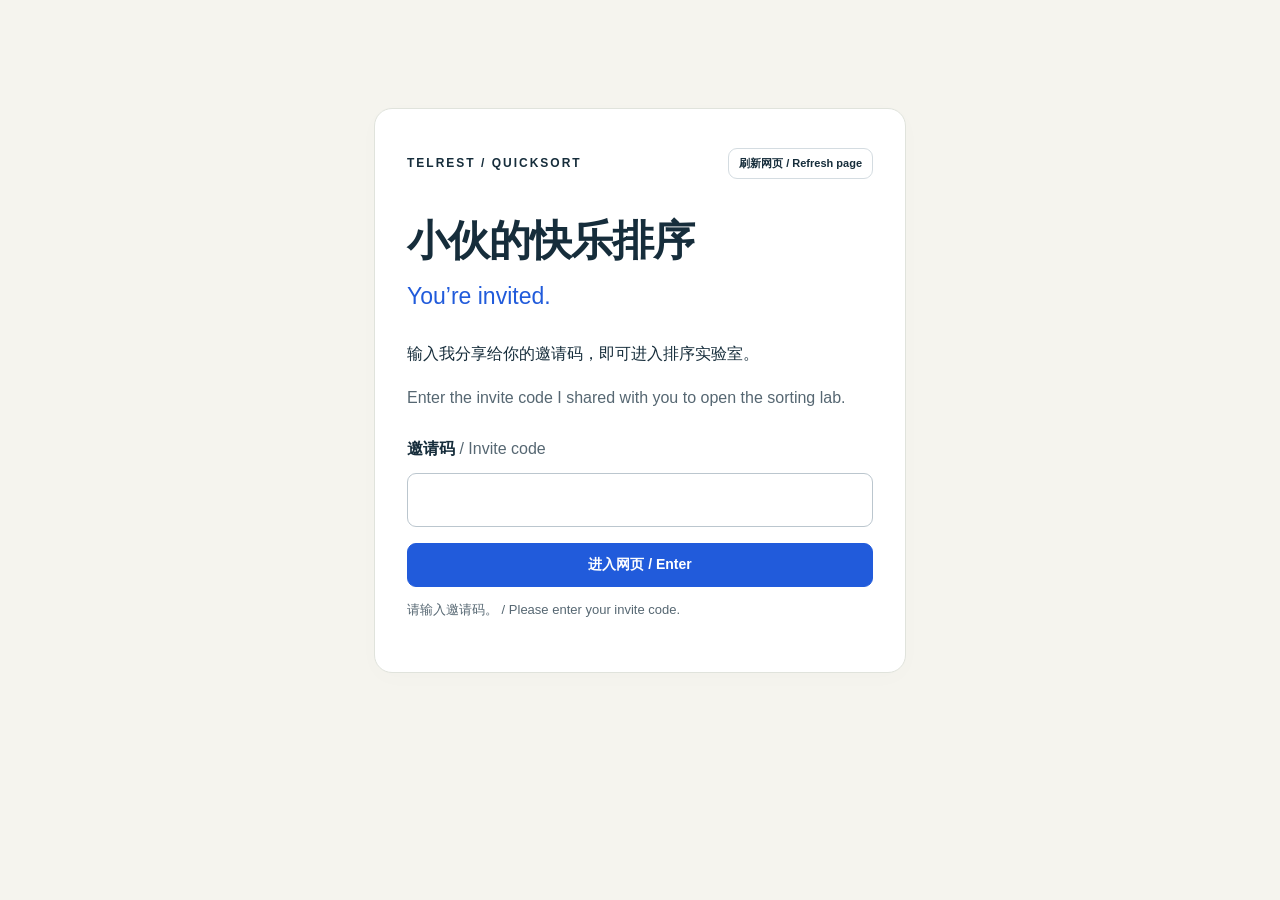
<file: index.html>
<!doctype html>
<html lang="zh-CN">
<head>
  <meta charset="utf-8">
  <meta name="viewport" content="width=device-width, initial-scale=1">
  <meta name="description" content="输入数字，在浏览器中运行用 C 编写的快排分组函数。 Run a C partition function in your browser.">
  <title>快速排序——learning · Quicksort playground</title>
  <link rel="stylesheet" href="./style.css?v=invite4">
  <script defer src="./invite.js?v=clean-label"></script>
</head>
<body>
  <main id="invite-gate" class="invite-gate">
    <section class="card invite-card" aria-labelledby="invite-title">
      <div class="section-heading">
        <p class="eyebrow">TELREST / QUICKSORT </p>
        <button class="secondary refresh-link" type="button" data-refresh>刷新网页 / Refresh page</button>
      </div>
      <h1 id="invite-title">小伙的快乐排序</h1>
      <p class="english-title">You’re invited.</p>
      <p>输入我分享给你的邀请码，即可进入排序实验室。</p>
      <p class="translation" lang="en">Enter the invite code I shared with you to open the sorting lab.</p>
      <form id="invite-form">
        <label for="invite-code">邀请码 <span lang="en">/ Invite code</span></label>
        <input id="invite-code" name="invite-code" type="password" autocomplete="off" maxlength="128" required aria-describedby="invite-error" disabled>
        <button id="invite-submit" type="submit" disabled>进入网页 / Enter</button>
        <p id="invite-error" class="error" role="alert" hidden></p>
        <p id="invite-status" class="hint" role="status">加载入口 / Loading entry…</p>
      </form>
      <noscript><p class="error">请启用 JavaScript 后访问。 / Enable JavaScript to use this page.</p></noscript>
    </section>
  </main>
  <main id="playground" hidden>
    <header>
      <p class="eyebrow">TELREST / C PLAYGROUND</p>
      <div class="header-tools">
        <button class="secondary refresh-link" type="button" data-refresh>刷新网页 / Refresh page</button>
        <span id="status" class="status" role="status">加载中 / Loading </span>
      </div>
    </header>
    <section class="intro">
      <h1 id="page-title">小伙的快乐排序</h1>
      <p>输入数字直接排序，或一步步观察快排怎样处理它们。</p>
      <p class="translation" lang="en">Sort your numbers, or watch how quicksort handles them step by step.</p>
    </section>
    <section class="card" aria-labelledby="input-title">
      <form id="partition-form">
        <label for="mode">选择功能 <span lang="en">/ Choose a mode</span></label>
        <select id="mode" name="mode">
          <option value="sort">完整排序 / Full sort </option>
          <option value="visual">排序过程 / Visualization </option>
          <option value="partition">一轮分组 / One partition</option>
        </select>
        <label id="input-title" for="numbers">输入数字 <span lang="en">/ Input numbers</span></label>
        <textarea id="numbers" name="numbers" rows="3" maxlength="20000" aria-describedby="input-hint" spellcheck="false">3 1 5 2 6 4</textarea>
        <p id="input-hint" class="hint">用空格、换行或逗号分隔。排序最多 1024 个数，可视化最多 64 个数。<br><span lang="en">Separate with spaces, newlines, or commas. Up to 1,024 numbers for sorting; 64 for visualization.</span></p>
        <div class="actions">
          <button id="run" type="submit" disabled>运行 <span lang="en">/ Run</span></button>
          <button id="example" class="secondary" type="button">恢复示例 <span lang="en">/ Reset example</span></button>
        </div>
      </form>
      <p id="error" class="error" role="alert" hidden></p>
    </section>
    <section class="card output" aria-labelledby="result-title">
      <div class="section-heading">
        <h2 id="result-title">运行结果 <span lang="en">/ Result</span></h2>
        <span id="pivot-label" class="pivot-label" hidden></span>
      </div>
      <div id="playback" class="playback" hidden>
        <div class="actions">
          <button id="play" type="button">播放 / Play</button>
          <button id="previous" class="secondary" type="button">上一步 / Previous</button>
          <button id="next" class="secondary" type="button">下一步 / Next</button>
          <button id="restart" class="secondary" type="button">从头查看 / Restart</button>
        </div>
        <label class="speed-label" for="speed">每步间隔 / Step interval
          <select id="speed"><option value="1200">1.2 秒 / seconds</option><option value="600">0.6 秒 / seconds</option><option value="250">0.25 秒 / seconds</option></select>
        </label>
        <label for="timeline">查看步骤 / Browse steps</label>
        <input id="timeline" type="range" min="0" max="1" value="0" step="1">
        <p id="step-description" class="step-description" aria-live="polite"></p>
        <div id="bars" class="bars" aria-label="排序柱状图 / Sorting bars"></div>
        <p class="hint">柱高按这组数字的范围缩放，下方显示实际数值。每一步对应一次分组结束。<br><span lang="en">Bar heights are scaled to the input range; actual values appear below. Each intermediate step shows a completed partition.</span></p>
      </div>
      <div id="result" class="numbers" role="status" aria-live="polite">
        <p class="placeholder">选择功能后点击“运行”。<br><span lang="en">Choose a mode, then click “Run”.</span></p>
      </div>
      <p id="position" class="hint" hidden></p>
      <div id="legend" class="legend" aria-label="颜色说明 / Color legend" hidden>
        <span><i class="dot left"></i>小于基准 / Below pivot</span>
        <span><i class="dot pivot"></i>基准 / Pivot</span>
        <span><i class="dot right"></i>大于或等于基准 / At least pivot</span>
      </div>
    </section>
    <footer>
      <p>每段的最后一个数作为基准；先处理左段，再处理右段。</p>
      <p lang="en">The last number of each range is the pivot; the left range is sorted before the right range.</p>
    </footer>
  </main>
</body>
</html>
</file>
<file: style.css>
:root { color-scheme: light; --ink: #162d3b; --muted: #566772; --paper: #f5f4ee; --blue: #215bdb; }
* { box-sizing: border-box; }
body { margin: 0; background: var(--paper); color: var(--ink); font-family: "Segoe UI", "Microsoft YaHei", sans-serif; }
main { max-width: 940px; margin: 0 auto; padding: 38px 24px 44px; }
header { display: flex; justify-content: space-between; align-items: center; gap: 14px; }
.eyebrow { font-size: 12px; font-weight: 700; letter-spacing: 2px; }
.status { font-size: 12px; border: 1px solid #d5dcd8; padding: 7px 11px; border-radius: 30px; background: #fff; }
.intro { padding: 35px 0 25px; }
h1 { font-size: clamp(30px, 5vw, 48px); letter-spacing: -1px; margin: 0 0 8px; }
.english-title { font-size: 23px; margin: 0 0 24px; color: var(--blue); }
.intro p:not(.english-title) { margin: 6px 0; line-height: 1.7; }
.translation, .hint, .placeholder, footer { color: var(--muted); }
.card { background: #fff; padding: 27px; border: 1px solid #e0e3dc; border-radius: 18px; margin-bottom: 18px; box-shadow: 0 5px 24px #162d3b04; }
label { display: block; font-weight: 650; margin-bottom: 13px; }
label span, h2 span { font-weight: 400; color: var(--muted); }
textarea { display: block; width: 100%; resize: vertical; min-height: 112px; padding: 16px; border: 1px solid #bbc6ce; background: #fcfcfa; border-radius: 10px; color: var(--ink); font: 21px/1.6 Consolas, monospace; }
textarea:focus-visible, button:focus-visible { outline: 3px solid #a5c0ff; outline-offset: 3px; }
select { max-width: 100%; padding: 10px 12px; border: 1px solid #bbc6ce; border-radius: 8px; background: #fcfcfa; color: var(--ink); font: inherit; margin-bottom: 18px; }
select:focus-visible, input:focus-visible { outline: 3px solid #a5c0ff; outline-offset: 3px; }
.hint { font-size: 13px; line-height: 1.65; margin: 12px 0 19px; }
.actions { display: flex; flex-wrap: wrap; gap: 10px; }
button { border: 1px solid var(--blue); border-radius: 9px; padding: 12px 17px; background: var(--blue); color: white; font-size: 14px; font-weight: 600; cursor: pointer; }
button:hover:not(:disabled) { background: #1747af; }
button:disabled { opacity: .5; cursor: wait; }
.playback button:disabled { cursor: default; }
button.secondary { background: white; border-color: #d4dce1; color: var(--ink); }
button.secondary:hover { background: #f2f5f7; }
.section-heading { display: flex; align-items: center; justify-content: space-between; flex-wrap: wrap; gap: 10px; }
h2 { margin: 0; font-size: 16px; }
.pivot-label { font-size: 12px; color: #655012; background: #fff3c2; padding: 6px 10px; border-radius: 7px; }
.numbers { display: flex; flex-wrap: wrap; align-items: center; gap: 9px; padding: 23px 0; min-height: 110px; }
.number { display: inline-flex; justify-content: center; align-items: center; min-width: 49px; min-height: 49px; padding: 8px 13px; border: 1px solid transparent; border-radius: 10px; font: 22px Consolas, monospace; overflow-wrap: anywhere; max-width: 100%; }
.number.left { background: #e8f0ff; border-color: #c9daff; color: #214887; }
.number.pivot { background: #fff0ac; border-color: #e6c94b; color: #51410e; font-weight: bold; }
.number.right { background: #eaf2ec; border-color: #ccdcd0; color: #2e5940; }
.number.neutral { background: #f0f2f4; border-color: #dce1e5; color: #64707b; }
.number.sorted { background: #eaf2ec; border-color: #ccdcd0; color: #2e5940; }
.playback { margin-top: 23px; }
.speed-label { display: flex; align-items: center; flex-wrap: wrap; gap: 12px; margin-top: 20px; font-size: 13px; }
.speed-label select { margin: 0; font-size: 13px; }
#timeline { width: 100%; accent-color: var(--blue); cursor: pointer; }
.step-description { min-height: 48px; font-size: 14px; line-height: 1.7; }
.bars { display: flex; align-items: flex-end; gap: 6px; overflow-x: auto; padding: 12px 5px 8px; border-bottom: 1px solid #dce1e5; min-height: 198px; }
.bar-column { flex: 1 0 30px; min-width: 30px; display: flex; flex-direction: column; justify-content: flex-end; align-items: center; }
.bar-column span { font: 12px Consolas, monospace; max-width: 90px; overflow-wrap: anywhere; text-align: center; padding-top: 8px; }
.bar { width: 100%; max-width: 65px; border-radius: 5px 5px 0 0; background: #c5cdd4; }
.bar.left { background: #7ea6ef; }.bar.pivot { background: #dec14b; }.bar.right, .bar.sorted { background: #8bb399; }
.placeholder { font-size: 14px; line-height: 1.8; margin: 0; }
.legend { border-top: 1px solid #edf0eb; padding-top: 16px; display: flex; flex-wrap: wrap; gap: 14px 22px; font-size: 12px; color: var(--muted); }
.legend span { display: inline-flex; align-items: center; gap: 7px; }
.dot { width: 10px; height: 10px; display: inline-block; border-radius: 50%; }
.dot.left { background: #7ea6ef; }.dot.pivot { background: #dec14b; }.dot.right { background: #8bb399; }
.error { color: #a32d2d; background: #fff2f1; border-radius: 8px; padding: 13px; font-size: 14px; line-height: 1.6; }
footer { padding-top: 6px; font-size: 12px; line-height: 1.6; } footer p { margin: 4px 0; }
[hidden] { display: none !important; }
.header-tools { display: flex; flex-wrap: wrap; align-items: center; justify-content: flex-end; gap: 8px; }
.refresh-link { padding: 7px 10px; font-size: 11px; }
.invite-gate { max-width: 580px; padding-top: clamp(35px, 12vh, 130px); }
.invite-card { padding: 32px; }
.invite-card h1 { margin-top: 28px; font-size: clamp(28px, 5vw, 42px); }
.invite-card p { line-height: 1.7; }
#invite-form { margin-top: 28px; }
#invite-code { width: 100%; padding: 14px; margin-bottom: 16px; border: 1px solid #bbc6ce; border-radius: 9px; font: 20px Consolas, monospace; }
#invite-submit { width: 100%; }
@media (max-width: 540px) { .invite-card { padding: 24px; } }
@media (max-width: 540px) { main { padding: 22px 16px; }.card { padding: 20px; }.intro { padding-top: 27px; }.english-title { font-size: 18px; }.actions button { width: 100%; }.eyebrow { font-size: 10px; letter-spacing: 1px; }.status { font-size: 10px; } }
</file>
<file: public/style.css>
:root { color-scheme: light; --ink: #162d3b; --muted: #566772; --paper: #f5f4ee; --blue: #215bdb; }
* { box-sizing: border-box; }
body { margin: 0; background: var(--paper); color: var(--ink); font-family: "Segoe UI", "Microsoft YaHei", sans-serif; }
main { max-width: 940px; margin: 0 auto; padding: 38px 24px 44px; }
header { display: flex; justify-content: space-between; align-items: center; gap: 14px; }
.eyebrow { font-size: 12px; font-weight: 700; letter-spacing: 2px; }
.status { font-size: 12px; border: 1px solid #d5dcd8; padding: 7px 11px; border-radius: 30px; background: #fff; }
.intro { padding: 35px 0 25px; }
h1 { font-size: clamp(30px, 5vw, 48px); letter-spacing: -1px; margin: 0 0 8px; }
.english-title { font-size: 23px; margin: 0 0 24px; color: var(--blue); }
.intro p:not(.english-title) { margin: 6px 0; line-height: 1.7; }
.translation, .hint, .placeholder, footer { color: var(--muted); }
.card { background: #fff; padding: 27px; border: 1px solid #e0e3dc; border-radius: 18px; margin-bottom: 18px; box-shadow: 0 5px 24px #162d3b04; }
label { display: block; font-weight: 650; margin-bottom: 13px; }
label span, h2 span { font-weight: 400; color: var(--muted); }
textarea { display: block; width: 100%; resize: vertical; min-height: 112px; padding: 16px; border: 1px solid #bbc6ce; background: #fcfcfa; border-radius: 10px; color: var(--ink); font: 21px/1.6 Consolas, monospace; }
textarea:focus-visible, button:focus-visible { outline: 3px solid #a5c0ff; outline-offset: 3px; }
select { max-width: 100%; padding: 10px 12px; border: 1px solid #bbc6ce; border-radius: 8px; background: #fcfcfa; color: var(--ink); font: inherit; margin-bottom: 18px; }
select:focus-visible, input:focus-visible { outline: 3px solid #a5c0ff; outline-offset: 3px; }
.hint { font-size: 13px; line-height: 1.65; margin: 12px 0 19px; }
.actions { display: flex; flex-wrap: wrap; gap: 10px; }
button { border: 1px solid var(--blue); border-radius: 9px; padding: 12px 17px; background: var(--blue); color: white; font-size: 14px; font-weight: 600; cursor: pointer; }
button:hover:not(:disabled) { background: #1747af; }
button:disabled { opacity: .5; cursor: wait; }
.playback button:disabled { cursor: default; }
button.secondary { background: white; border-color: #d4dce1; color: var(--ink); }
button.secondary:hover { background: #f2f5f7; }
.section-heading { display: flex; align-items: center; justify-content: space-between; flex-wrap: wrap; gap: 10px; }
h2 { margin: 0; font-size: 16px; }
.pivot-label { font-size: 12px; color: #655012; background: #fff3c2; padding: 6px 10px; border-radius: 7px; }
.numbers { display: flex; flex-wrap: wrap; align-items: center; gap: 9px; padding: 23px 0; min-height: 110px; }
.number { display: inline-flex; justify-content: center; align-items: center; min-width: 49px; min-height: 49px; padding: 8px 13px; border: 1px solid transparent; border-radius: 10px; font: 22px Consolas, monospace; overflow-wrap: anywhere; max-width: 100%; }
.number.left { background: #e8f0ff; border-color: #c9daff; color: #214887; }
.number.pivot { background: #fff0ac; border-color: #e6c94b; color: #51410e; font-weight: bold; }
.number.right { background: #eaf2ec; border-color: #ccdcd0; color: #2e5940; }
.number.neutral { background: #f0f2f4; border-color: #dce1e5; color: #64707b; }
.number.sorted { background: #eaf2ec; border-color: #ccdcd0; color: #2e5940; }
.playback { margin-top: 23px; }
.speed-label { display: flex; align-items: center; flex-wrap: wrap; gap: 12px; margin-top: 20px; font-size: 13px; }
.speed-label select { margin: 0; font-size: 13px; }
#timeline { width: 100%; accent-color: var(--blue); cursor: pointer; }
.step-description { min-height: 48px; font-size: 14px; line-height: 1.7; }
.bars { display: flex; align-items: flex-end; gap: 6px; overflow-x: auto; padding: 12px 5px 8px; border-bottom: 1px solid #dce1e5; min-height: 198px; }
.bar-column { flex: 1 0 30px; min-width: 30px; display: flex; flex-direction: column; justify-content: flex-end; align-items: center; }
.bar-column span { font: 12px Consolas, monospace; max-width: 90px; overflow-wrap: anywhere; text-align: center; padding-top: 8px; }
.bar { width: 100%; max-width: 65px; border-radius: 5px 5px 0 0; background: #c5cdd4; }
.bar.left { background: #7ea6ef; }.bar.pivot { background: #dec14b; }.bar.right, .bar.sorted { background: #8bb399; }
.placeholder { font-size: 14px; line-height: 1.8; margin: 0; }
.legend { border-top: 1px solid #edf0eb; padding-top: 16px; display: flex; flex-wrap: wrap; gap: 14px 22px; font-size: 12px; color: var(--muted); }
.legend span { display: inline-flex; align-items: center; gap: 7px; }
.dot { width: 10px; height: 10px; display: inline-block; border-radius: 50%; }
.dot.left { background: #7ea6ef; }.dot.pivot { background: #dec14b; }.dot.right { background: #8bb399; }
.error { color: #a32d2d; background: #fff2f1; border-radius: 8px; padding: 13px; font-size: 14px; line-height: 1.6; }
footer { padding-top: 6px; font-size: 12px; line-height: 1.6; } footer p { margin: 4px 0; }
[hidden] { display: none !important; }
.header-tools { display: flex; flex-wrap: wrap; align-items: center; justify-content: flex-end; gap: 8px; }
.refresh-link { padding: 7px 10px; font-size: 11px; }
.invite-gate { max-width: 580px; padding-top: clamp(35px, 12vh, 130px); }
.invite-card { padding: 32px; }
.invite-card h1 { margin-top: 28px; font-size: clamp(28px, 5vw, 42px); }
.invite-card p { line-height: 1.7; }
#invite-form { margin-top: 28px; }
#invite-code { width: 100%; padding: 14px; margin-bottom: 16px; border: 1px solid #bbc6ce; border-radius: 9px; font: 20px Consolas, monospace; }
#invite-submit { width: 100%; }
@media (max-width: 540px) { .invite-card { padding: 24px; } }
@media (max-width: 540px) { main { padding: 22px 16px; }.card { padding: 20px; }.intro { padding-top: 27px; }.english-title { font-size: 18px; }.actions button { width: 100%; }.eyebrow { font-size: 10px; letter-spacing: 1px; }.status { font-size: 10px; } }
</file>
